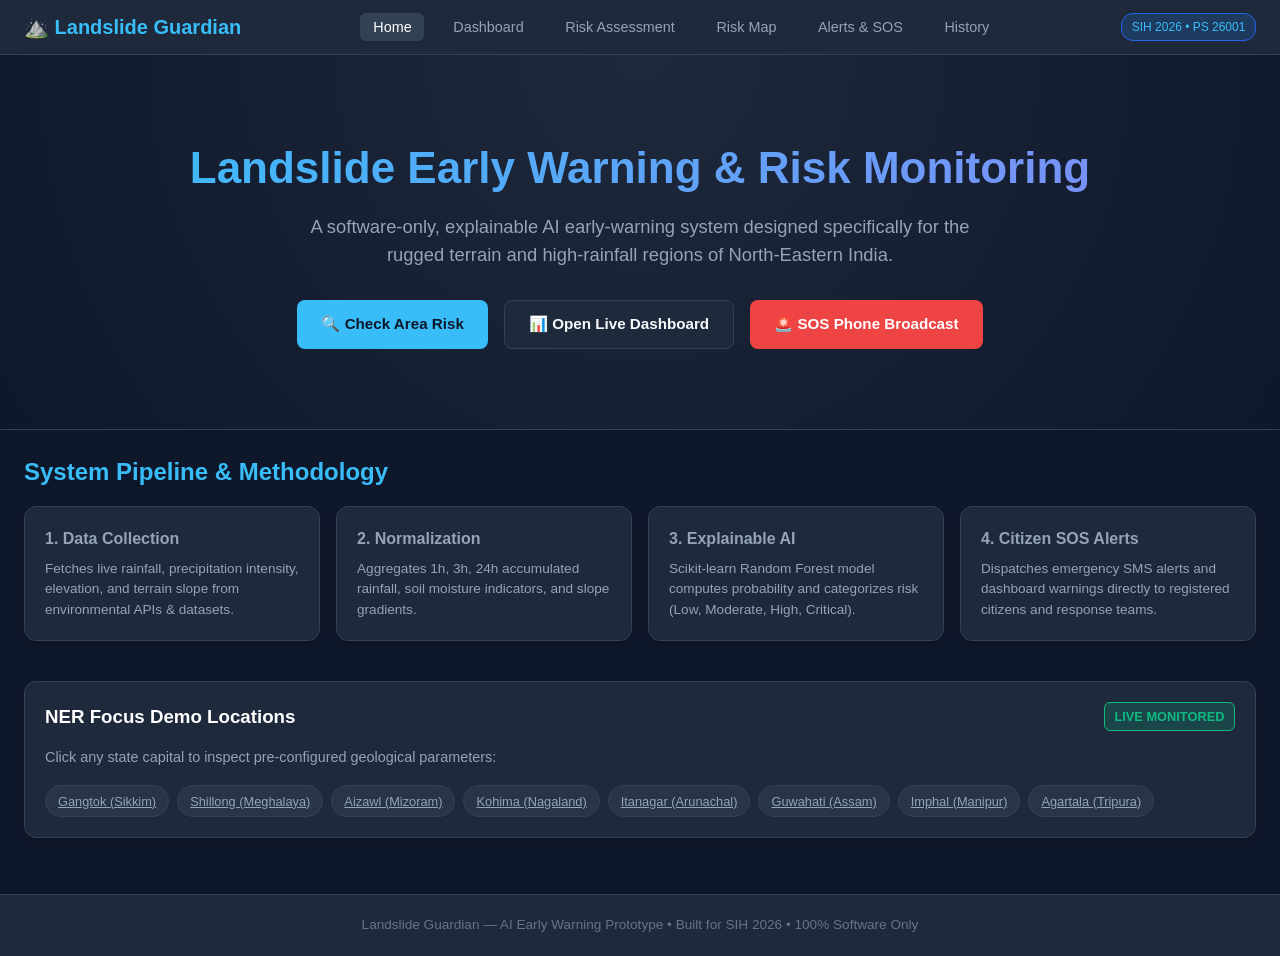
<file: frontend/index.html>
<!DOCTYPE html>
<html lang="en">
<head>
  <meta charset="UTF-8">
  <meta name="viewport" content="width=device-width, initial-scale=1.0">
  <title>Landslide Guardian — AI Early Warning System for NER</title>
  <link rel="stylesheet" href="css/style.css">
</head>
<body>

  <nav class="navbar">
    <a href="index.html" class="nav-brand">
      ⛰️ Landslide Guardian
    </a>
    <ul class="nav-links">
      <li><a href="index.html" class="active">Home</a></li>
      <li><a href="dashboard.html">Dashboard</a></li>
      <li><a href="assessment.html">Risk Assessment</a></li>
      <li><a href="map.html">Risk Map</a></li>
      <li><a href="alerts.html">Alerts & SOS</a></li>
      <li><a href="history.html">History</a></li>
    </ul>
    <span class="api-status-badge">SIH 2026 • PS 26001</span>
  </nav>

  <header class="hero">
    <div class="container">
      <h1>Landslide Early Warning & Risk Monitoring</h1>
      <p>A software-only, explainable AI early-warning system designed specifically for the rugged terrain and high-rainfall regions of North-Eastern India.</p>
      <div class="btn-group">
        <a href="assessment.html" class="btn btn-primary">🔍 Check Area Risk</a>
        <a href="dashboard.html" class="btn btn-secondary">📊 Open Live Dashboard</a>
        <a href="alerts.html" class="btn btn-danger">🚨 SOS Phone Broadcast</a>
      </div>
    </div>
  </header>

  <main class="container">
    <section style="margin-bottom: 2.5rem;">
      <h2 style="font-size: 1.5rem; margin-bottom: 1rem; color: var(--accent-blue);">System Pipeline & Methodology</h2>
      <div class="grid-4">
        <div class="card">
          <div class="card-title">1. Data Collection</div>
          <p style="font-size: 0.85rem; color: var(--text-secondary); margin-top: 0.5rem;">Fetches live rainfall, precipitation intensity, elevation, and terrain slope from environmental APIs & datasets.</p>
        </div>
        <div class="card">
          <div class="card-title">2. Normalization</div>
          <p style="font-size: 0.85rem; color: var(--text-secondary); margin-top: 0.5rem;">Aggregates 1h, 3h, 24h accumulated rainfall, soil moisture indicators, and slope gradients.</p>
        </div>
        <div class="card">
          <div class="card-title">3. Explainable AI</div>
          <p style="font-size: 0.85rem; color: var(--text-secondary); margin-top: 0.5rem;">Scikit-learn Random Forest model computes probability and categorizes risk (Low, Moderate, High, Critical).</p>
        </div>
        <div class="card">
          <div class="card-title">4. Citizen SOS Alerts</div>
          <p style="font-size: 0.85rem; color: var(--text-secondary); margin-top: 0.5rem;">Dispatches emergency SMS alerts and dashboard warnings directly to registered citizens and response teams.</p>
        </div>
      </div>
    </section>

    <section class="card" style="margin-bottom: 2rem;">
      <div class="card-header">
        <h3 style="color: #fff;">NER Focus Demo Locations</h3>
        <span class="badge badge-low">Live Monitored</span>
      </div>
      <p style="font-size: 0.9rem; color: var(--text-secondary); margin-bottom: 1rem;">Click any state capital to inspect pre-configured geological parameters:</p>
      <div class="chip-container">
        <a href="assessment.html?loc=Gangtok" class="chip">Gangtok (Sikkim)</a>
        <a href="assessment.html?loc=Shillong" class="chip">Shillong (Meghalaya)</a>
        <a href="assessment.html?loc=Aizawl" class="chip">Aizawl (Mizoram)</a>
        <a href="assessment.html?loc=Kohima" class="chip">Kohima (Nagaland)</a>
        <a href="assessment.html?loc=Itanagar" class="chip">Itanagar (Arunachal)</a>
        <a href="assessment.html?loc=Guwahati" class="chip">Guwahati (Assam)</a>
        <a href="assessment.html?loc=Imphal" class="chip">Imphal (Manipur)</a>
        <a href="assessment.html?loc=Agartala" class="chip">Agartala (Tripura)</a>
      </div>
    </section>
  </main>

  <footer>
    <p>Landslide Guardian — AI Early Warning Prototype • Built for SIH 2026 • 100% Software Only</p>
  </footer>

</body>
</html>
</file>
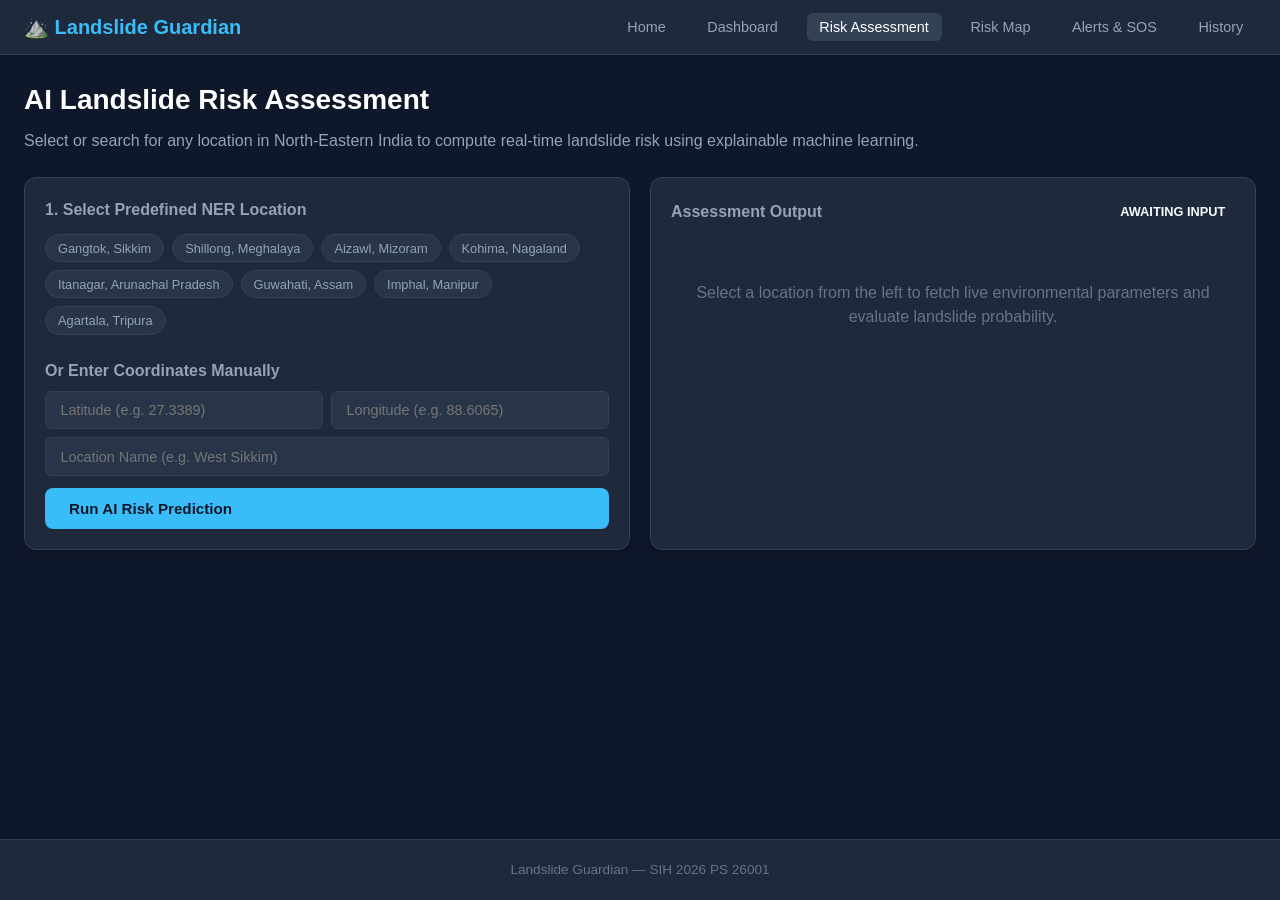
<file: frontend/assessment.html>
<!DOCTYPE html>
<html lang="en">
<head>
  <meta charset="UTF-8">
  <meta name="viewport" content="width=device-width, initial-scale=1.0">
  <title>Risk Assessment — Landslide Guardian</title>
  <link rel="stylesheet" href="css/style.css">
</head>
<body>

  <nav class="navbar">
    <a href="index.html" class="nav-brand">⛰️ Landslide Guardian</a>
    <ul class="nav-links">
      <li><a href="index.html">Home</a></li>
      <li><a href="dashboard.html">Dashboard</a></li>
      <li><a href="assessment.html" class="active">Risk Assessment</a></li>
      <li><a href="map.html">Risk Map</a></li>
      <li><a href="alerts.html">Alerts & SOS</a></li>
      <li><a href="history.html">History</a></li>
    </ul>
  </nav>

  <main class="container">
    <h1 style="font-size: 1.75rem; margin-bottom: 0.5rem; color: #fff;">AI Landslide Risk Assessment</h1>
    <p style="color: var(--text-secondary); margin-bottom: 1.5rem;">Select or search for any location in North-Eastern India to compute real-time landslide risk using explainable machine learning.</p>

    <!-- Location Selector Grid -->
    <div class="grid-2" style="margin-bottom: 2rem;">
      <div class="card">
        <div class="card-title" style="margin-bottom: 0.75rem;">1. Select Predefined NER Location</div>
        <div class="chip-container" id="presetChips">
          <!-- Populated by JS -->
        </div>

        <div style="margin-top: 1.5rem;">
          <div class="card-title" style="margin-bottom: 0.5rem;">Or Enter Coordinates Manually</div>
          <div style="display: flex; gap: 0.5rem; margin-bottom: 0.5rem;">
            <input type="number" id="inputLat" class="form-control" placeholder="Latitude (e.g. 27.3389)" step="0.0001">
            <input type="number" id="inputLon" class="form-control" placeholder="Longitude (e.g. 88.6065)" step="0.0001">
          </div>
          <input type="text" id="inputName" class="form-control" placeholder="Location Name (e.g. West Sikkim)" style="margin-bottom: 0.75rem;">
          <button class="btn btn-primary" style="width: 100%;" onclick="runCustomAssessment()">Run AI Risk Prediction</button>
        </div>
      </div>

      <!-- Prediction Result Display -->
      <div class="card" id="resultContainer">
        <div class="card-header">
          <span class="card-title">Assessment Output</span>
          <span class="badge" id="resBadge">Awaiting Input</span>
        </div>
        
        <div id="resPlaceholder" style="text-align: center; padding: 2.5rem 1rem; color: var(--text-muted);">
          Select a location from the left to fetch live environmental parameters and evaluate landslide probability.
        </div>

        <div id="resBody" style="display: none;">
          <div style="display: flex; justify-content: space-between; align-items: center; margin-bottom: 1rem;">
            <h2 id="resLocTitle" style="color: #fff; font-size: 1.5rem;">–</h2>
            <div style="font-size: 2.25rem; font-weight: 800;" id="resScoreText">0%</div>
          </div>

          <div style="background: var(--bg-card); padding: 0.75rem; border-radius: 8px; margin-bottom: 1rem;">
            <div style="font-size: 0.75rem; color: var(--text-muted); text-transform: uppercase;">Official Recommendation</div>
            <div id="resRecommendation" style="font-size: 0.9rem; color: #fff; margin-top: 0.25rem;">–</div>
          </div>

          <div style="font-size: 0.85rem; font-weight: 600; color: var(--text-secondary); margin-bottom: 0.5rem;">
            Why is this area at risk? (Key Factors)
          </div>
          <div id="resFactorsList"></div>

          <!-- SOS Broadcast Action if High/Critical -->
          <div id="resSosOption" style="margin-top: 1rem; display: none;">
            <button class="btn btn-danger" style="width: 100%;" onclick="dispatchDirectSOS()">
              🚨 Send Emergency Landslide SMS Alert To Residents
            </button>
          </div>
        </div>
      </div>
    </div>
  </main>

  <footer>
    <p>Landslide Guardian — SIH 2026 PS 26001</p>
  </footer>

  <script src="api.js"></script>
  <script src="assessment.js"></script>
</body>
</html>
</file>
<file: frontend/css/style.css>
/* ==========================================================================
   LANDSLIDE GUARDIAN — Disaster Management Theme
   ========================================================================== */

:root {
  --bg-primary: #0f172a;
  --bg-surface: #1e293b;
  --bg-card: #283548;
  --border-color: #334155;
  --text-primary: #f8fafc;
  --text-secondary: #94a3b8;
  --text-muted: #64748b;
  
  /* Risk Levels */
  --risk-low: #10b981;      /* Green */
  --risk-mod: #eab308;      /* Yellow */
  --risk-high: #f97316;     /* Orange */
  --risk-critical: #ef4444; /* Red */
  
  /* Accents */
  --accent-blue: #38bdf8;
  --accent-indigo: #6366f1;
  --font-main: -apple-system, BlinkMacSystemFont, "Segoe UI", Roboto, Oxygen, Ubuntu, Cantarell, sans-serif;
}

* {
  box-sizing: border-box;
  margin: 0;
  padding: 0;
}

body {
  font-family: var(--font-main);
  background-color: var(--bg-primary);
  color: var(--text-primary);
  line-height: 1.5;
  min-height: 100vh;
  display: flex;
  flex-direction: column;
}

/* Navigation */
.navbar {
  background-color: var(--bg-surface);
  border-bottom: 1px solid var(--border-color);
  padding: 0.75rem 1.5rem;
  display: flex;
  justify-content: space-between;
  align-items: center;
  position: sticky;
  top: 0;
  z-index: 1000;
}

.nav-brand {
  display: flex;
  align-items: center;
  gap: 0.5rem;
  font-size: 1.25rem;
  font-weight: 700;
  color: var(--accent-blue);
  text-decoration: none;
}

.nav-links {
  display: flex;
  gap: 1rem;
  list-style: none;
}

.nav-links a {
  color: var(--text-secondary);
  text-decoration: none;
  font-size: 0.9rem;
  font-weight: 500;
  padding: 0.4rem 0.8rem;
  border-radius: 6px;
  transition: all 0.2s ease;
}

.nav-links a:hover,
.nav-links a.active {
  color: #fff;
  background-color: var(--border-color);
}

.api-status-badge {
  font-size: 0.75rem;
  padding: 0.25rem 0.6rem;
  border-radius: 12px;
  background: #1e3a5f;
  color: var(--accent-blue);
  border: 1px solid #2563eb;
}

/* Layout Containers */
.container {
  max-width: 1280px;
  margin: 0 auto;
  padding: 1.5rem;
  width: 100%;
  flex: 1;
}

/* Hero Section */
.hero {
  text-align: center;
  padding: 3.5rem 1rem;
  background: radial-gradient(circle at top, #1e293b 0%, #0f172a 100%);
  border-bottom: 1px solid var(--border-color);
}

.hero h1 {
  font-size: 2.75rem;
  font-weight: 800;
  margin-bottom: 0.75rem;
  background: linear-gradient(90deg, #38bdf8, #818cf8);
  -webkit-background-clip: text;
  -webkit-text-fill-color: transparent;
}

.hero p {
  color: var(--text-secondary);
  font-size: 1.15rem;
  max-width: 720px;
  margin: 0 auto 2rem auto;
}

.btn-group {
  display: flex;
  gap: 1rem;
  justify-content: center;
  flex-wrap: wrap;
}

.btn {
  display: inline-flex;
  align-items: center;
  gap: 0.5rem;
  padding: 0.75rem 1.5rem;
  border-radius: 8px;
  font-size: 0.95rem;
  font-weight: 600;
  cursor: pointer;
  text-decoration: none;
  border: none;
  transition: transform 0.15s ease, background-color 0.2s ease;
}

.btn:active {
  transform: scale(0.98);
}

.btn-primary {
  background-color: var(--accent-blue);
  color: #0f172a;
}
.btn-primary:hover {
  background-color: #7dd3fc;
}

.btn-secondary {
  background-color: var(--bg-surface);
  color: var(--text-primary);
  border: 1px solid var(--border-color);
}
.btn-secondary:hover {
  background-color: var(--border-color);
}

.btn-danger {
  background-color: var(--risk-critical);
  color: #fff;
}
.btn-danger:hover {
  background-color: #dc2626;
}

/* Cards & Grid */
.grid-2 {
  display: grid;
  grid-template-columns: repeat(auto-fit, minmax(320px, 1fr));
  gap: 1.25rem;
}

.grid-3 {
  display: grid;
  grid-template-columns: repeat(auto-fit, minmax(260px, 1fr));
  gap: 1.25rem;
}

.grid-4 {
  display: grid;
  grid-template-columns: repeat(auto-fit, minmax(200px, 1fr));
  gap: 1rem;
}

.card {
  background-color: var(--bg-surface);
  border: 1px solid var(--border-color);
  border-radius: 12px;
  padding: 1.25rem;
  box-shadow: 0 4px 6px -1px rgba(0, 0, 0, 0.2);
}

.card-header {
  display: flex;
  justify-content: space-between;
  align-items: center;
  margin-bottom: 1rem;
}

.card-title {
  font-size: 1rem;
  font-weight: 600;
  color: var(--text-secondary);
}

/* Metric / Env Cards */
.metric-card {
  background-color: var(--bg-card);
  border: 1px solid var(--border-color);
  border-radius: 10px;
  padding: 1rem;
  display: flex;
  flex-direction: column;
  gap: 0.25rem;
}

.metric-label {
  font-size: 0.8rem;
  color: var(--text-muted);
  text-transform: uppercase;
  letter-spacing: 0.05em;
}

.metric-val {
  font-size: 1.5rem;
  font-weight: 700;
  color: var(--text-primary);
}

.metric-source {
  font-size: 0.7rem;
  color: var(--accent-blue);
  margin-top: 0.25rem;
}

/* Risk Badges */
.badge {
  display: inline-block;
  padding: 0.25rem 0.6rem;
  border-radius: 6px;
  font-size: 0.8rem;
  font-weight: 700;
  text-transform: uppercase;
}

.badge-low { background-color: rgba(16, 185, 129, 0.2); color: var(--risk-low); border: 1px solid var(--risk-low); }
.badge-moderate { background-color: rgba(234, 179, 8, 0.2); color: var(--risk-mod); border: 1px solid var(--risk-mod); }
.badge-high { background-color: rgba(249, 115, 22, 0.2); color: var(--risk-high); border: 1px solid var(--risk-high); }
.badge-critical { background-color: rgba(239, 68, 68, 0.2); color: var(--risk-critical); border: 1px solid var(--risk-critical); }

/* Risk Score Display Banner */
.risk-banner {
  display: flex;
  align-items: center;
  justify-content: space-between;
  padding: 1.25rem;
  border-radius: 12px;
  border: 1px solid var(--border-color);
  margin-bottom: 1.5rem;
  background-color: var(--bg-surface);
}

.risk-banner-score {
  font-size: 2.75rem;
  font-weight: 800;
}

/* Explainability List */
.factor-pill {
  display: flex;
  justify-content: space-between;
  align-items: center;
  background: var(--bg-card);
  padding: 0.5rem 0.75rem;
  border-radius: 6px;
  margin-bottom: 0.5rem;
  font-size: 0.85rem;
}

/* Forms & Inputs */
input, select, button {
  font-family: inherit;
}

.form-control {
  width: 100%;
  padding: 0.65rem 0.9rem;
  background-color: var(--bg-card);
  border: 1px solid var(--border-color);
  border-radius: 6px;
  color: #fff;
  font-size: 0.9rem;
  outline: none;
}

.form-control:focus {
  border-color: var(--accent-blue);
}

/* Location Preset Chips */
.chip-container {
  display: flex;
  flex-wrap: wrap;
  gap: 0.5rem;
  margin-top: 0.75rem;
}

.chip {
  background: var(--bg-card);
  border: 1px solid var(--border-color);
  color: var(--text-secondary);
  padding: 0.35rem 0.75rem;
  border-radius: 20px;
  font-size: 0.8rem;
  cursor: pointer;
  transition: all 0.2s ease;
}

.chip:hover, .chip.active {
  background: var(--accent-blue);
  color: #0f172a;
  font-weight: 600;
}

/* SOS Notification Toast / Simulation Box */
.sos-box {
  background: linear-gradient(135deg, rgba(239, 68, 68, 0.15), rgba(15, 23, 42, 0.9));
  border: 2px solid var(--risk-critical);
  border-radius: 12px;
  padding: 1.25rem;
  margin-top: 1.5rem;
}

.phone-mockup {
  background: #000;
  border: 3px solid #334155;
  border-radius: 20px;
  padding: 1rem;
  max-width: 380px;
  margin: 1rem auto;
  box-shadow: 0 10px 25px rgba(0,0,0,0.5);
}

.phone-header {
  font-size: 0.7rem;
  color: #64748b;
  text-align: center;
  margin-bottom: 0.75rem;
}

.sms-bubble {
  background: #1e293b;
  border-left: 4px solid var(--risk-critical);
  padding: 0.75rem;
  border-radius: 8px;
  font-size: 0.85rem;
  color: #f8fafc;
}

/* Footer */
footer {
  background-color: var(--bg-surface);
  border-top: 1px solid var(--border-color);
  padding: 1.25rem;
  text-align: center;
  color: var(--text-muted);
  font-size: 0.85rem;
  margin-top: auto;
}

/* Leaflet Customizations */
.leaflet-container {
  border-radius: 10px;
  background-color: #1e293b !important;
}

.leaflet-popup-content-wrapper {
  background: var(--bg-surface) !important;
  color: #fff !important;
  border-radius: 8px !important;
  border: 1px solid var(--border-color);
}
.leaflet-popup-tip {
  background: var(--bg-surface) !important;
}
</file>
